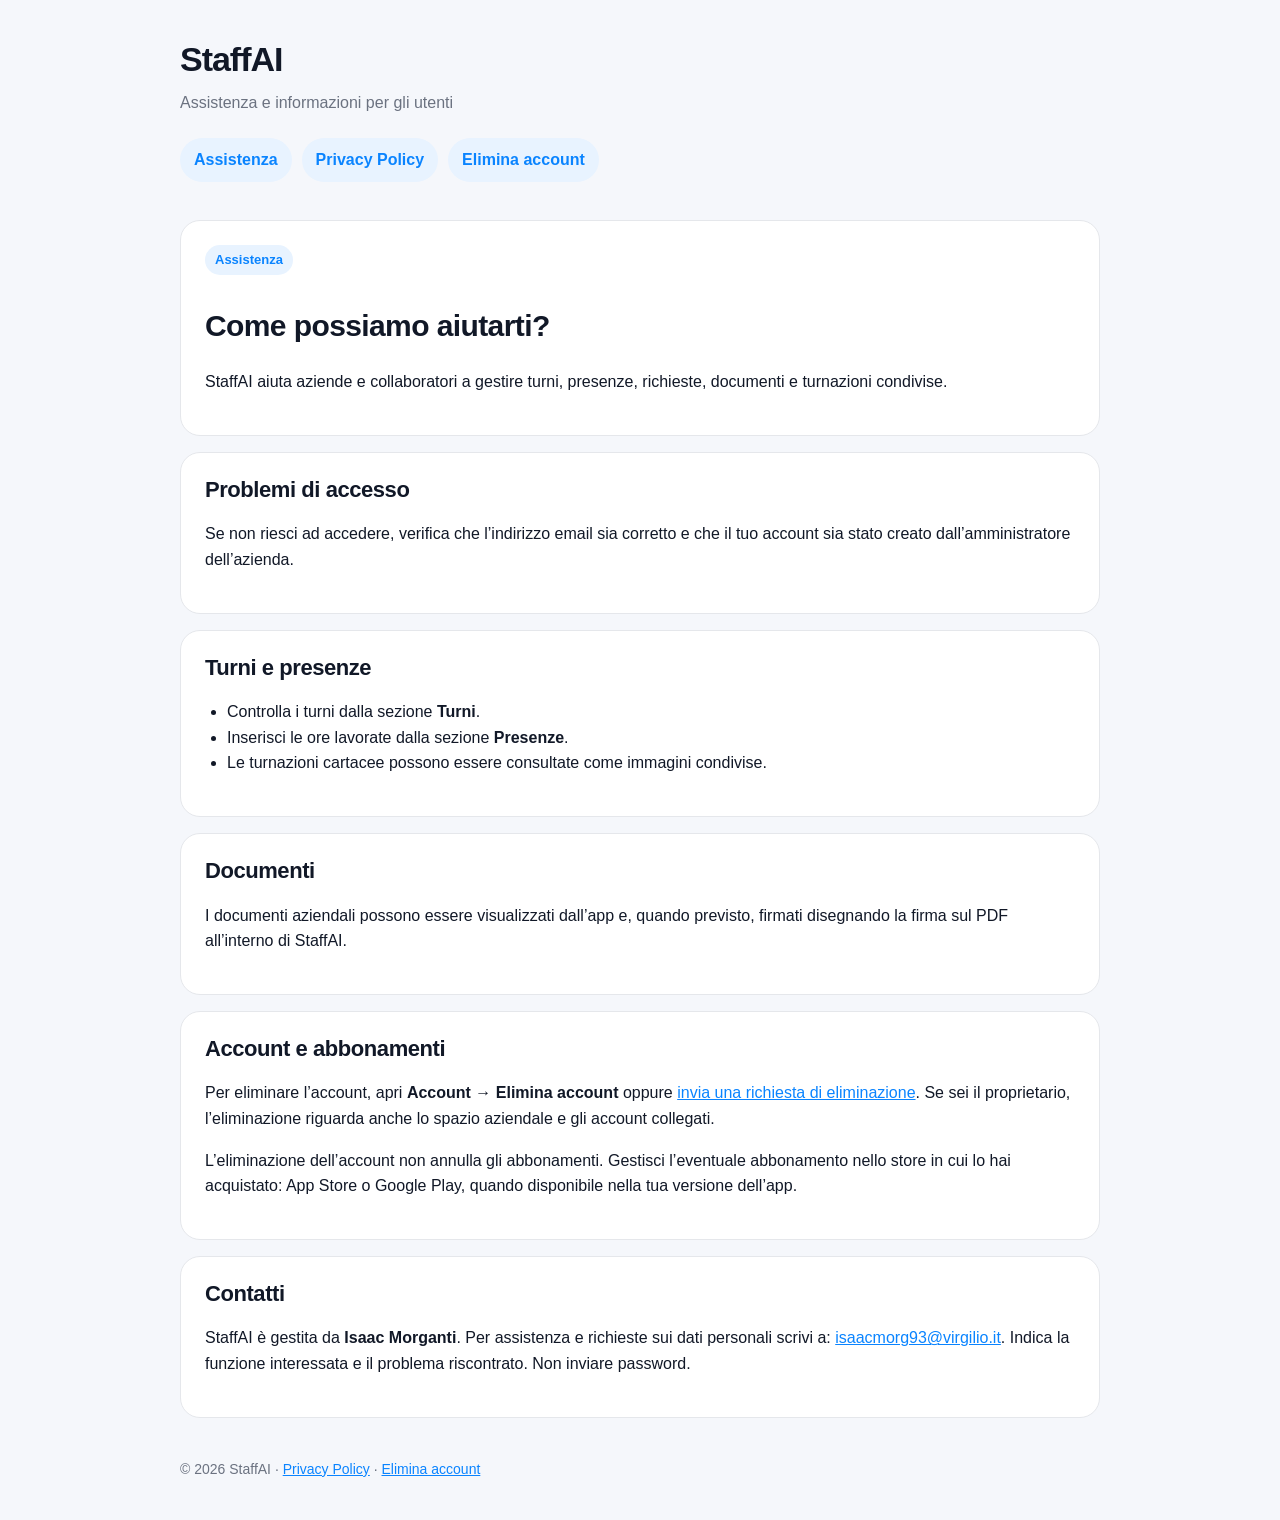
<file: index.html>
<!doctype html>
<html lang="it">
<head>
  <meta charset="utf-8">
  <meta name="viewport" content="width=device-width, initial-scale=1">
  <title>StaffAI - Assistenza</title>
  <meta name="description" content="Assistenza ufficiale per StaffAI.">
  <link rel="stylesheet" href="styles.css">
</head>
<body>
  <div class="container">
    <header>
      <div class="brand">StaffAI</div>
      <div class="subtitle">Assistenza e informazioni per gli utenti</div>
      <nav>
        <a href="index.html">Assistenza</a>
        <a href="privacy.html">Privacy Policy</a>
        <a href="delete-account.html">Elimina account</a>
      </nav>
    </header>

    <main>
      <section class="card">
        <span class="badge">Assistenza</span>
        <h1>Come possiamo aiutarti?</h1>
        <p>
          StaffAI aiuta aziende e collaboratori a gestire turni, presenze,
          richieste, documenti e turnazioni condivise.
        </p>
      </section>

      <section class="card">
        <h2>Problemi di accesso</h2>
        <p>
          Se non riesci ad accedere, verifica che l’indirizzo email sia corretto
          e che il tuo account sia stato creato dall’amministratore dell’azienda.
        </p>
      </section>

      <section class="card">
        <h2>Turni e presenze</h2>
        <ul>
          <li>Controlla i turni dalla sezione <strong>Turni</strong>.</li>
          <li>Inserisci le ore lavorate dalla sezione <strong>Presenze</strong>.</li>
          <li>Le turnazioni cartacee possono essere consultate come immagini condivise.</li>
        </ul>
      </section>

      <section class="card">
        <h2>Documenti</h2>
        <p>
          I documenti aziendali possono essere visualizzati dall’app e, quando previsto,
          firmati disegnando la firma sul PDF all’interno di StaffAI.
        </p>
      </section>

      <section class="card">
        <h2>Account e abbonamenti</h2>
        <p>
          Per eliminare l’account, apri <strong>Account → Elimina account</strong>
          oppure <a href="delete-account.html">invia una richiesta di eliminazione</a>.
          Se sei il proprietario, l’eliminazione riguarda anche lo spazio aziendale
          e gli account collegati.
        </p>
        <p>
          L’eliminazione dell’account non annulla gli abbonamenti.
          Gestisci l’eventuale abbonamento nello store in cui lo hai acquistato:
          App Store o Google Play, quando disponibile nella tua versione dell’app.
        </p>
      </section>

      <section class="card">
        <h2>Contatti</h2>
        <p>
          StaffAI è gestita da <strong>Isaac Morganti</strong>.
          Per assistenza e richieste sui dati personali scrivi a:
          <a href="mailto:isaacmorg93@virgilio.it">isaacmorg93@virgilio.it</a>.
          Indica la funzione interessata e il problema riscontrato. Non inviare password.
        </p>
      </section>
    </main>

    <footer>
      © 2026 StaffAI · <a href="privacy.html">Privacy Policy</a> ·
      <a href="delete-account.html">Elimina account</a>
    </footer>
  </div>
</body>
</html>
</file>
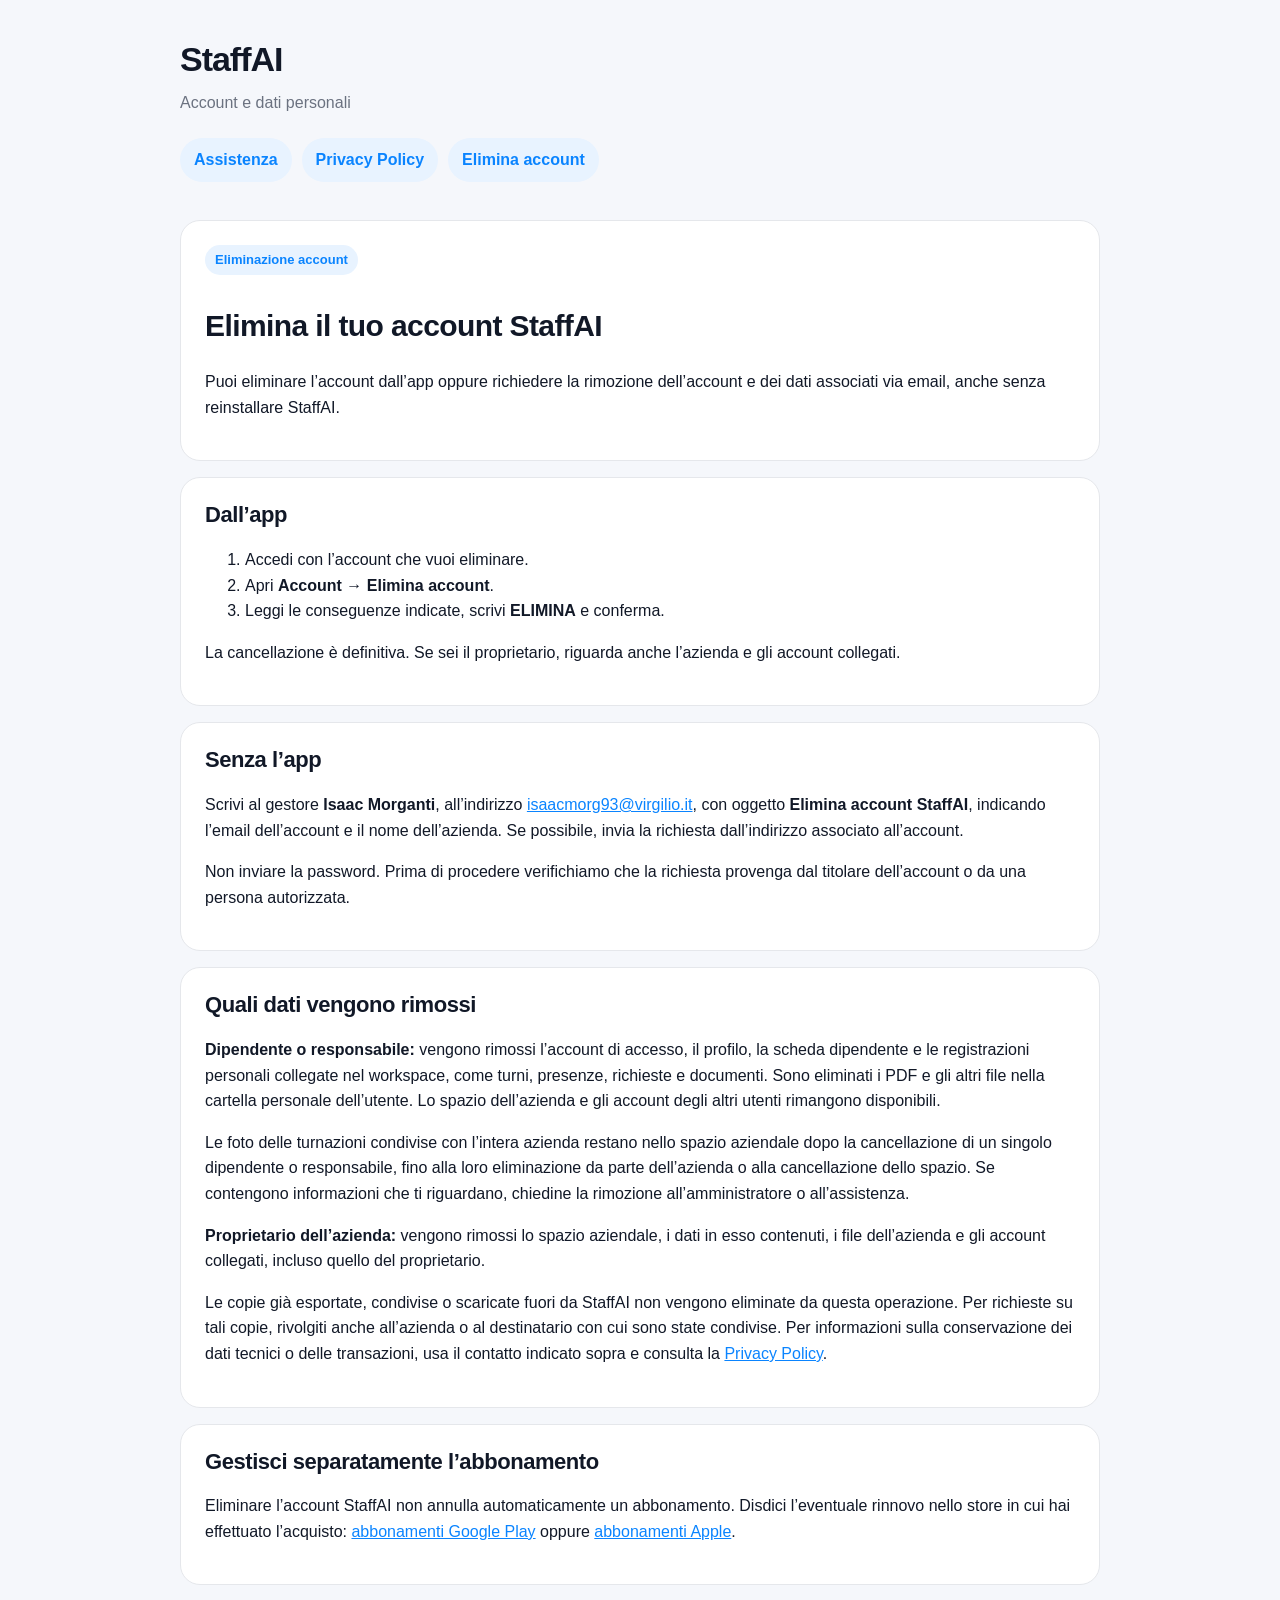
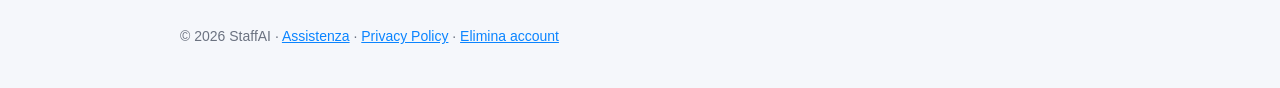
<file: delete-account.html>
<!doctype html>
<html lang="it">
<head>
  <meta charset="utf-8">
  <meta name="viewport" content="width=device-width, initial-scale=1">
  <title>StaffAI - Elimina account</title>
  <meta name="description" content="Come eliminare l’account StaffAI e richiedere la rimozione dei dati associati anche senza reinstallare l’app.">
  <link rel="stylesheet" href="styles.css">
</head>
<body>
  <div class="container">
    <header>
      <div class="brand">StaffAI</div>
      <div class="subtitle">Account e dati personali</div>
      <nav>
        <a href="index.html">Assistenza</a>
        <a href="privacy.html">Privacy Policy</a>
        <a href="delete-account.html">Elimina account</a>
      </nav>
    </header>
    <main>

      <section class="card">
        <span class="badge">Eliminazione account</span>
        <h1>Elimina il tuo account StaffAI</h1>
        <p>Puoi eliminare l’account dall’app oppure richiedere la rimozione dell’account e dei dati associati via email, anche senza reinstallare StaffAI.</p>
      </section>
      <section class="card">
        <h2>Dall’app</h2>
        <ol>
          <li>Accedi con l’account che vuoi eliminare.</li>
          <li>Apri <strong>Account → Elimina account</strong>.</li>
          <li>Leggi le conseguenze indicate, scrivi <strong>ELIMINA</strong> e conferma.</li>
        </ol>
        <p>La cancellazione è definitiva. Se sei il proprietario, riguarda anche l’azienda e gli account collegati.</p>
      </section>
      <section class="card">
        <h2>Senza l’app</h2>
        <p>Scrivi al gestore <strong>Isaac Morganti</strong>, all’indirizzo <a href="mailto:isaacmorg93@virgilio.it?subject=Elimina%20account%20StaffAI">isaacmorg93@virgilio.it</a>, con oggetto <strong>Elimina account StaffAI</strong>, indicando l’email dell’account e il nome dell’azienda. Se possibile, invia la richiesta dall’indirizzo associato all’account.</p>
        <p>Non inviare la password. Prima di procedere verifichiamo che la richiesta provenga dal titolare dell’account o da una persona autorizzata.</p>
      </section>
      <section class="card">
        <h2>Quali dati vengono rimossi</h2>
        <p><strong>Dipendente o responsabile:</strong> vengono rimossi l’account di accesso, il profilo, la scheda dipendente e le registrazioni personali collegate nel workspace, come turni, presenze, richieste e documenti. Sono eliminati i PDF e gli altri file nella cartella personale dell’utente. Lo spazio dell’azienda e gli account degli altri utenti rimangono disponibili.</p>
        <p>Le foto delle turnazioni condivise con l’intera azienda restano nello spazio aziendale dopo la cancellazione di un singolo dipendente o responsabile, fino alla loro eliminazione da parte dell’azienda o alla cancellazione dello spazio. Se contengono informazioni che ti riguardano, chiedine la rimozione all’amministratore o all’assistenza.</p>
        <p><strong>Proprietario dell’azienda:</strong> vengono rimossi lo spazio aziendale, i dati in esso contenuti, i file dell’azienda e gli account collegati, incluso quello del proprietario.</p>
        <p>Le copie già esportate, condivise o scaricate fuori da StaffAI non vengono eliminate da questa operazione. Per richieste su tali copie, rivolgiti anche all’azienda o al destinatario con cui sono state condivise. Per informazioni sulla conservazione dei dati tecnici o delle transazioni, usa il contatto indicato sopra e consulta la <a href="privacy.html">Privacy Policy</a>.</p>
      </section>
      <section class="card">
        <h2>Gestisci separatamente l’abbonamento</h2>
        <p>Eliminare l’account StaffAI non annulla automaticamente un abbonamento. Disdici l’eventuale rinnovo nello store in cui hai effettuato l’acquisto: <a href="https://play.google.com/store/account/subscriptions">abbonamenti Google Play</a> oppure <a href="https://support.apple.com/it-it/118428">abbonamenti Apple</a>.</p>
      </section>
    </main>
    <footer>
      © 2026 StaffAI · <a href="index.html">Assistenza</a> ·
      <a href="privacy.html">Privacy Policy</a> ·
      <a href="delete-account.html">Elimina account</a>
    </footer>
  </div>
</body>
</html>
</file>
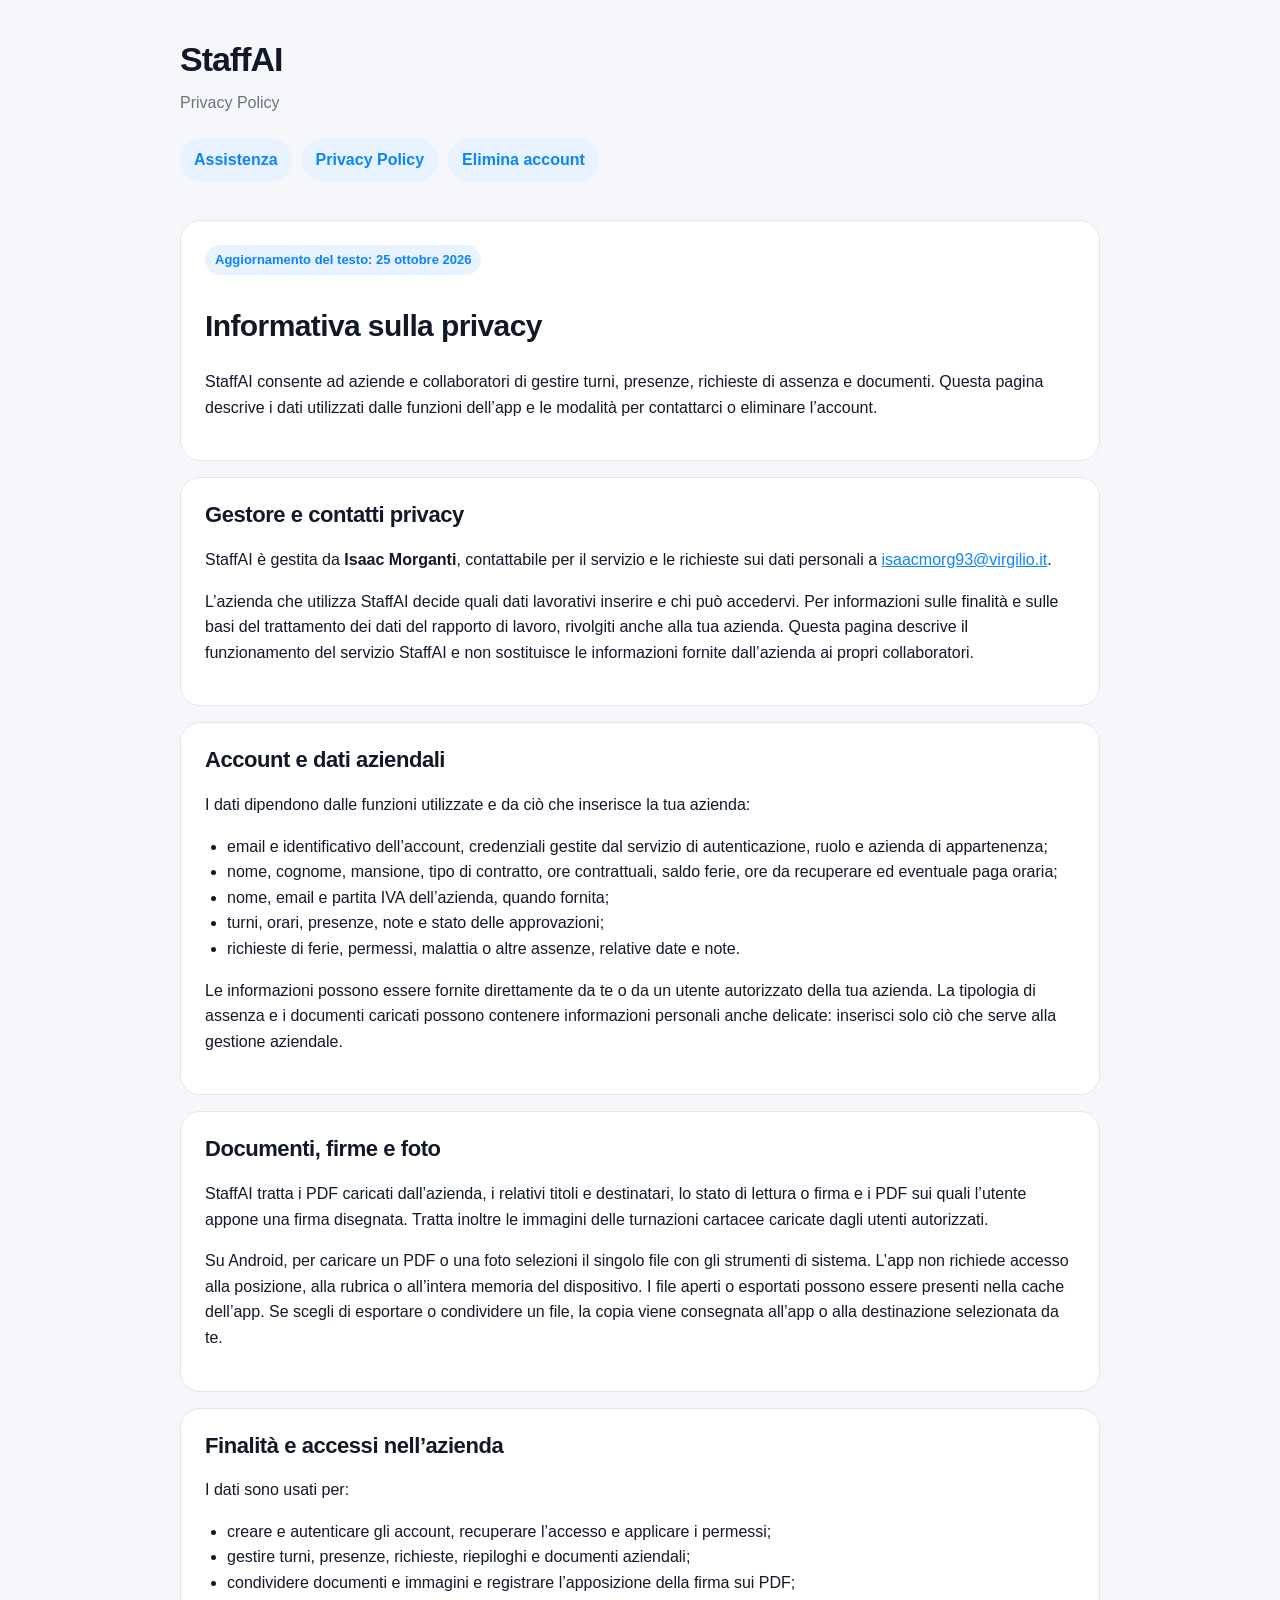
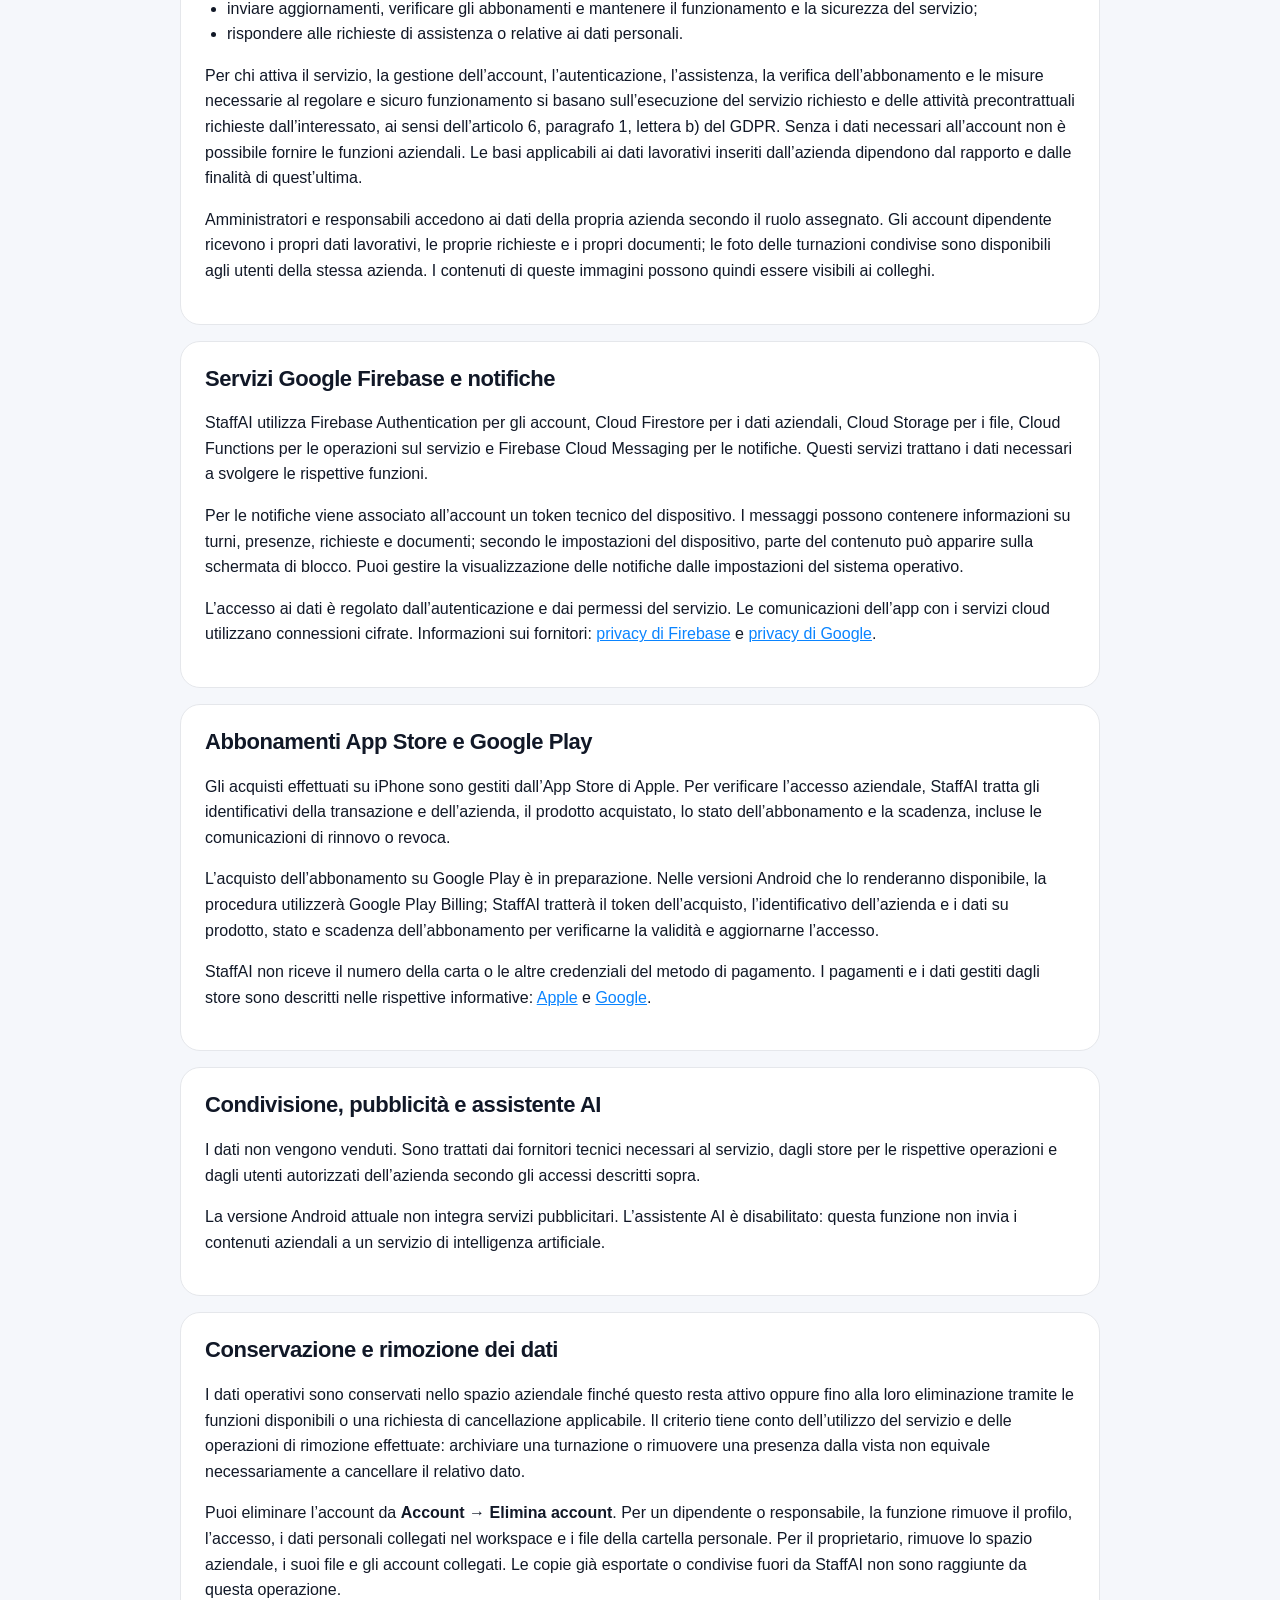
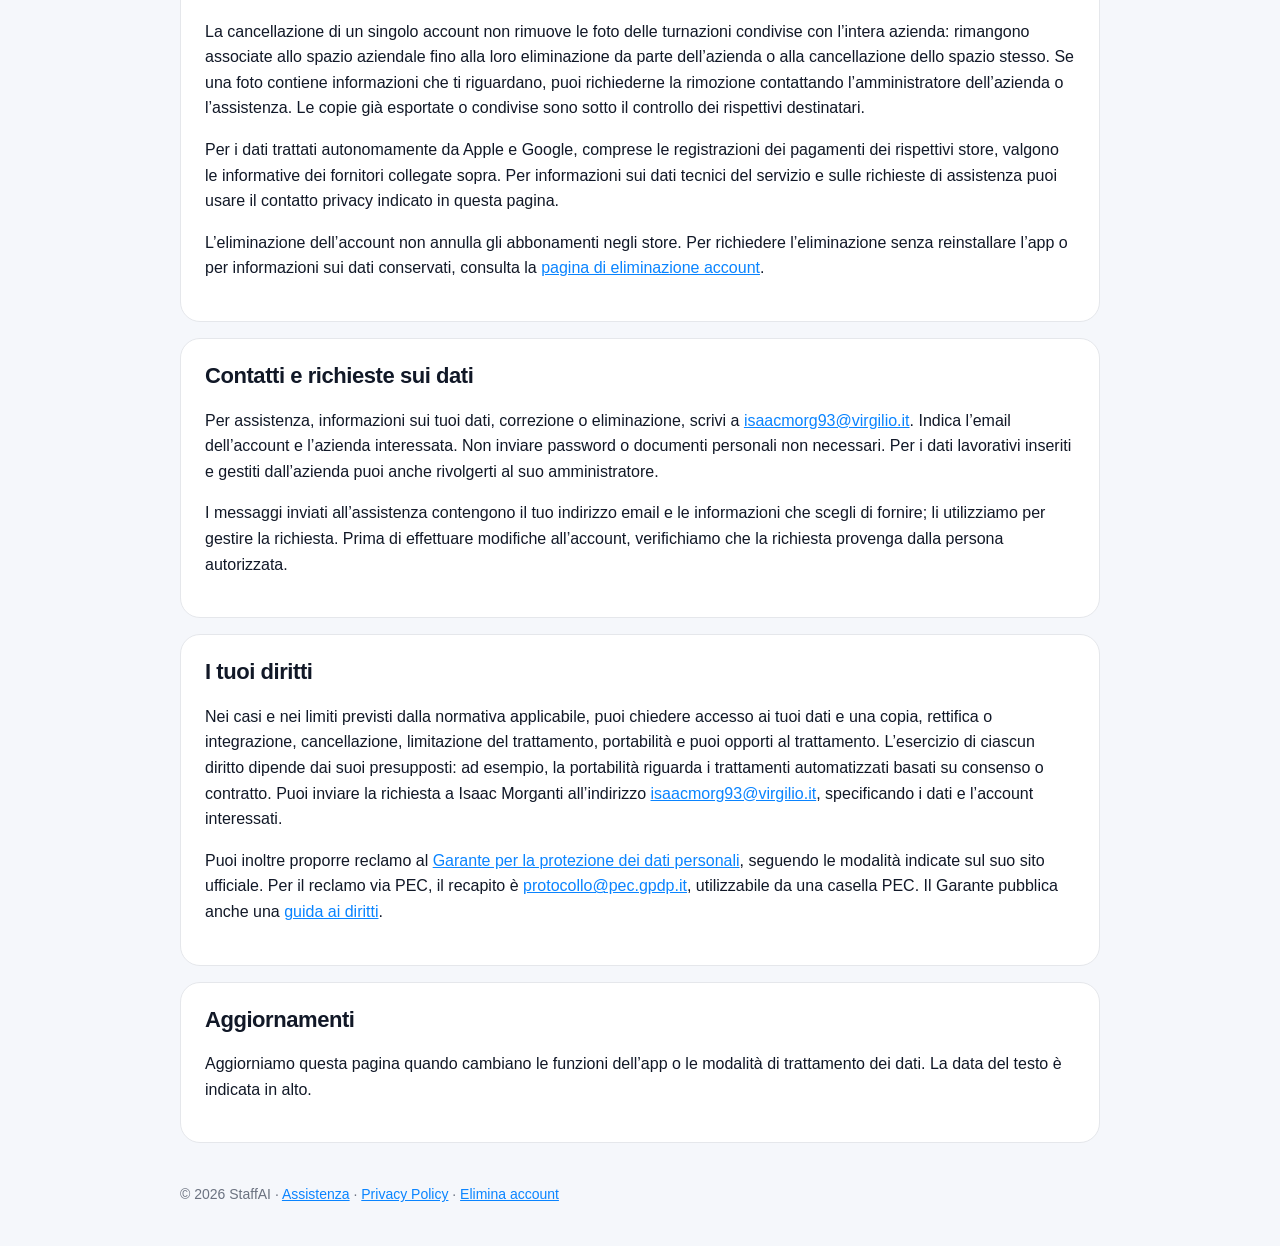
<file: privacy.html>
<!doctype html>
<html lang="it">
<head>
  <meta charset="utf-8">
  <meta name="viewport" content="width=device-width, initial-scale=1">
  <title>StaffAI - Privacy Policy</title>
  <meta name="description" content="Come StaffAI tratta account, dati aziendali, documenti, notifiche e abbonamenti.">
  <link rel="stylesheet" href="styles.css">
</head>
<body>
  <div class="container">
    <header>
      <div class="brand">StaffAI</div>
      <div class="subtitle">Privacy Policy</div>
      <nav>
        <a href="index.html">Assistenza</a>
        <a href="privacy.html">Privacy Policy</a>
        <a href="delete-account.html">Elimina account</a>
      </nav>
    </header>
    <main>

      <section class="card">
        <span class="badge">Aggiornamento del testo: 25 ottobre 2026</span>
        <h1>Informativa sulla privacy</h1>
        <p>StaffAI consente ad aziende e collaboratori di gestire turni, presenze, richieste di assenza e documenti. Questa pagina descrive i dati utilizzati dalle funzioni dell’app e le modalità per contattarci o eliminare l’account.</p>
      </section>
      <section class="card">
        <h2>Gestore e contatti privacy</h2>
        <p>StaffAI è gestita da <strong>Isaac Morganti</strong>, contattabile per il servizio e le richieste sui dati personali a <a href="mailto:isaacmorg93@virgilio.it">isaacmorg93@virgilio.it</a>.</p>
        <p>L’azienda che utilizza StaffAI decide quali dati lavorativi inserire e chi può accedervi. Per informazioni sulle finalità e sulle basi del trattamento dei dati del rapporto di lavoro, rivolgiti anche alla tua azienda. Questa pagina descrive il funzionamento del servizio StaffAI e non sostituisce le informazioni fornite dall’azienda ai propri collaboratori.</p>
      </section>
      <section class="card">
        <h2>Account e dati aziendali</h2>
        <p>I dati dipendono dalle funzioni utilizzate e da ciò che inserisce la tua azienda:</p>
        <ul>
          <li>email e identificativo dell’account, credenziali gestite dal servizio di autenticazione, ruolo e azienda di appartenenza;</li>
          <li>nome, cognome, mansione, tipo di contratto, ore contrattuali, saldo ferie, ore da recuperare ed eventuale paga oraria;</li>
          <li>nome, email e partita IVA dell’azienda, quando fornita;</li>
          <li>turni, orari, presenze, note e stato delle approvazioni;</li>
          <li>richieste di ferie, permessi, malattia o altre assenze, relative date e note.</li>
        </ul>
        <p>Le informazioni possono essere fornite direttamente da te o da un utente autorizzato della tua azienda. La tipologia di assenza e i documenti caricati possono contenere informazioni personali anche delicate: inserisci solo ciò che serve alla gestione aziendale.</p>
      </section>
      <section class="card">
        <h2>Documenti, firme e foto</h2>
        <p>StaffAI tratta i PDF caricati dall’azienda, i relativi titoli e destinatari, lo stato di lettura o firma e i PDF sui quali l’utente appone una firma disegnata. Tratta inoltre le immagini delle turnazioni cartacee caricate dagli utenti autorizzati.</p>
        <p>Su Android, per caricare un PDF o una foto selezioni il singolo file con gli strumenti di sistema. L’app non richiede accesso alla posizione, alla rubrica o all’intera memoria del dispositivo. I file aperti o esportati possono essere presenti nella cache dell’app. Se scegli di esportare o condividere un file, la copia viene consegnata all’app o alla destinazione selezionata da te.</p>
      </section>
      <section class="card">
        <h2>Finalità e accessi nell’azienda</h2>
        <p>I dati sono usati per:</p>
        <ul>
          <li>creare e autenticare gli account, recuperare l’accesso e applicare i permessi;</li>
          <li>gestire turni, presenze, richieste, riepiloghi e documenti aziendali;</li>
          <li>condividere documenti e immagini e registrare l’apposizione della firma sui PDF;</li>
          <li>inviare aggiornamenti, verificare gli abbonamenti e mantenere il funzionamento e la sicurezza del servizio;</li>
          <li>rispondere alle richieste di assistenza o relative ai dati personali.</li>
        </ul>
        <p>Per chi attiva il servizio, la gestione dell’account, l’autenticazione, l’assistenza, la verifica dell’abbonamento e le misure necessarie al regolare e sicuro funzionamento si basano sull’esecuzione del servizio richiesto e delle attività precontrattuali richieste dall’interessato, ai sensi dell’articolo 6, paragrafo 1, lettera b) del GDPR. Senza i dati necessari all’account non è possibile fornire le funzioni aziendali. Le basi applicabili ai dati lavorativi inseriti dall’azienda dipendono dal rapporto e dalle finalità di quest’ultima.</p>
        <p>Amministratori e responsabili accedono ai dati della propria azienda secondo il ruolo assegnato. Gli account dipendente ricevono i propri dati lavorativi, le proprie richieste e i propri documenti; le foto delle turnazioni condivise sono disponibili agli utenti della stessa azienda. I contenuti di queste immagini possono quindi essere visibili ai colleghi.</p>
      </section>
      <section class="card">
        <h2>Servizi Google Firebase e notifiche</h2>
        <p>StaffAI utilizza Firebase Authentication per gli account, Cloud Firestore per i dati aziendali, Cloud Storage per i file, Cloud Functions per le operazioni sul servizio e Firebase Cloud Messaging per le notifiche. Questi servizi trattano i dati necessari a svolgere le rispettive funzioni.</p>
        <p>Per le notifiche viene associato all’account un token tecnico del dispositivo. I messaggi possono contenere informazioni su turni, presenze, richieste e documenti; secondo le impostazioni del dispositivo, parte del contenuto può apparire sulla schermata di blocco. Puoi gestire la visualizzazione delle notifiche dalle impostazioni del sistema operativo.</p>
        <p>L’accesso ai dati è regolato dall’autenticazione e dai permessi del servizio. Le comunicazioni dell’app con i servizi cloud utilizzano connessioni cifrate. Informazioni sui fornitori: <a href="https://firebase.google.com/support/privacy">privacy di Firebase</a> e <a href="https://policies.google.com/privacy?hl=it">privacy di Google</a>.</p>
      </section>
      <section class="card">
        <h2>Abbonamenti App Store e Google Play</h2>
        <p>Gli acquisti effettuati su iPhone sono gestiti dall’App Store di Apple. Per verificare l’accesso aziendale, StaffAI tratta gli identificativi della transazione e dell’azienda, il prodotto acquistato, lo stato dell’abbonamento e la scadenza, incluse le comunicazioni di rinnovo o revoca.</p>
        <p>L’acquisto dell’abbonamento su Google Play è in preparazione. Nelle versioni Android che lo renderanno disponibile, la procedura utilizzerà Google Play Billing; StaffAI tratterà il token dell’acquisto, l’identificativo dell’azienda e i dati su prodotto, stato e scadenza dell’abbonamento per verificarne la validità e aggiornarne l’accesso.</p>
        <p>StaffAI non riceve il numero della carta o le altre credenziali del metodo di pagamento. I pagamenti e i dati gestiti dagli store sono descritti nelle rispettive informative: <a href="https://www.apple.com/legal/privacy/it/">Apple</a> e <a href="https://policies.google.com/privacy?hl=it">Google</a>.</p>
      </section>
      <section class="card">
        <h2>Condivisione, pubblicità e assistente AI</h2>
        <p>I dati non vengono venduti. Sono trattati dai fornitori tecnici necessari al servizio, dagli store per le rispettive operazioni e dagli utenti autorizzati dell’azienda secondo gli accessi descritti sopra.</p>
        <p>La versione Android attuale non integra servizi pubblicitari. L’assistente AI è disabilitato: questa funzione non invia i contenuti aziendali a un servizio di intelligenza artificiale.</p>
      </section>
      <section class="card">
        <h2>Conservazione e rimozione dei dati</h2>
        <p>I dati operativi sono conservati nello spazio aziendale finché questo resta attivo oppure fino alla loro eliminazione tramite le funzioni disponibili o una richiesta di cancellazione applicabile. Il criterio tiene conto dell’utilizzo del servizio e delle operazioni di rimozione effettuate: archiviare una turnazione o rimuovere una presenza dalla vista non equivale necessariamente a cancellare il relativo dato.</p>
        <p>Puoi eliminare l’account da <strong>Account → Elimina account</strong>. Per un dipendente o responsabile, la funzione rimuove il profilo, l’accesso, i dati personali collegati nel workspace e i file della cartella personale. Per il proprietario, rimuove lo spazio aziendale, i suoi file e gli account collegati. Le copie già esportate o condivise fuori da StaffAI non sono raggiunte da questa operazione.</p>
        <p>La cancellazione di un singolo account non rimuove le foto delle turnazioni condivise con l’intera azienda: rimangono associate allo spazio aziendale fino alla loro eliminazione da parte dell’azienda o alla cancellazione dello spazio stesso. Se una foto contiene informazioni che ti riguardano, puoi richiederne la rimozione contattando l’amministratore dell’azienda o l’assistenza. Le copie già esportate o condivise sono sotto il controllo dei rispettivi destinatari.</p>
        <p>Per i dati trattati autonomamente da Apple e Google, comprese le registrazioni dei pagamenti dei rispettivi store, valgono le informative dei fornitori collegate sopra. Per informazioni sui dati tecnici del servizio e sulle richieste di assistenza puoi usare il contatto privacy indicato in questa pagina.</p>
        <p>L’eliminazione dell’account non annulla gli abbonamenti negli store. Per richiedere l’eliminazione senza reinstallare l’app o per informazioni sui dati conservati, consulta la <a href="delete-account.html">pagina di eliminazione account</a>.</p>
      </section>
      <section class="card">
        <h2>Contatti e richieste sui dati</h2>
        <p>Per assistenza, informazioni sui tuoi dati, correzione o eliminazione, scrivi a <a href="mailto:isaacmorg93@virgilio.it">isaacmorg93@virgilio.it</a>. Indica l’email dell’account e l’azienda interessata. Non inviare password o documenti personali non necessari. Per i dati lavorativi inseriti e gestiti dall’azienda puoi anche rivolgerti al suo amministratore.</p>
        <p>I messaggi inviati all’assistenza contengono il tuo indirizzo email e le informazioni che scegli di fornire; li utilizziamo per gestire la richiesta. Prima di effettuare modifiche all’account, verifichiamo che la richiesta provenga dalla persona autorizzata.</p>
      </section>
      <section class="card">
        <h2>I tuoi diritti</h2>
        <p>Nei casi e nei limiti previsti dalla normativa applicabile, puoi chiedere accesso ai tuoi dati e una copia, rettifica o integrazione, cancellazione, limitazione del trattamento, portabilità e puoi opporti al trattamento. L’esercizio di ciascun diritto dipende dai suoi presupposti: ad esempio, la portabilità riguarda i trattamenti automatizzati basati su consenso o contratto. Puoi inviare la richiesta a Isaac Morganti all’indirizzo <a href="mailto:isaacmorg93@virgilio.it">isaacmorg93@virgilio.it</a>, specificando i dati e l’account interessati.</p>
        <p>Puoi inoltre proporre reclamo al <a href="https://www.garanteprivacy.it/diritti/come-agire-per-tutelare-i-tuoi-dati-personali/reclamo">Garante per la protezione dei dati personali</a>, seguendo le modalità indicate sul suo sito ufficiale. Per il reclamo via PEC, il recapito è <a href="mailto:protocollo@pec.gpdp.it">protocollo@pec.gpdp.it</a>, utilizzabile da una casella PEC. Il Garante pubblica anche una <a href="https://www.garanteprivacy.it/it/home/i-miei-diritti/diritti">guida ai diritti</a>.</p>
      </section>
      <section class="card">
        <h2>Aggiornamenti</h2>
        <p>Aggiorniamo questa pagina quando cambiano le funzioni dell’app o le modalità di trattamento dei dati. La data del testo è indicata in alto.</p>
      </section>
    </main>
    <footer>
      © 2026 StaffAI · <a href="index.html">Assistenza</a> ·
      <a href="privacy.html">Privacy Policy</a> ·
      <a href="delete-account.html">Elimina account</a>
    </footer>
  </div>
</body>
</html>
</file>
<file: styles.css>
:root {
  color-scheme: light dark;
  --bg: #f5f7fb;
  --card: #ffffff;
  --text: #111827;
  --muted: #6b7280;
  --border: #e5e7eb;
  --accent: #0a84ff;
  --accent-soft: #e8f3ff;
}

@media (prefers-color-scheme: dark) {
  :root {
    --bg: #0b0f14;
    --card: #111827;
    --text: #f9fafb;
    --muted: #9ca3af;
    --border: #253044;
    --accent-soft: #10253d;
  }
}

* { box-sizing: border-box; }

body {
  margin: 0;
  font-family: -apple-system, BlinkMacSystemFont, "SF Pro Text", "Segoe UI", sans-serif;
  background: var(--bg);
  color: var(--text);
  line-height: 1.6;
}

.container {
  width: min(920px, calc(100% - 32px));
  margin: 0 auto;
}

header {
  padding: 32px 0 12px;
}

.brand {
  font-size: 34px;
  font-weight: 800;
  letter-spacing: -0.03em;
}

.subtitle {
  color: var(--muted);
  margin-top: 4px;
}

nav {
  display: flex;
  gap: 10px;
  flex-wrap: wrap;
  margin: 22px 0 10px;
}

nav a {
  text-decoration: none;
  color: var(--accent);
  background: var(--accent-soft);
  border-radius: 999px;
  padding: 9px 14px;
  font-weight: 600;
}

.card {
  background: var(--card);
  border: 1px solid var(--border);
  border-radius: 20px;
  padding: 24px;
  margin: 16px 0;
}

h1, h2, h3 {
  line-height: 1.2;
  letter-spacing: -0.02em;
}

h1 { font-size: 30px; }
h2 { font-size: 22px; margin-top: 0; }

ul { padding-left: 22px; }

.badge {
  display: inline-block;
  font-size: 13px;
  font-weight: 700;
  color: var(--accent);
  background: var(--accent-soft);
  border-radius: 999px;
  padding: 5px 10px;
  margin-bottom: 8px;
}

.note {
  color: var(--muted);
  font-size: 14px;
}

.email-placeholder {
  font-family: ui-monospace, SFMono-Regular, Menlo, monospace;
  word-break: break-all;
  background: var(--accent-soft);
  border-radius: 8px;
  padding: 2px 6px;
}

footer {
  color: var(--muted);
  font-size: 14px;
  padding: 24px 0 40px;
}

a { color: var(--accent); }
</file>
